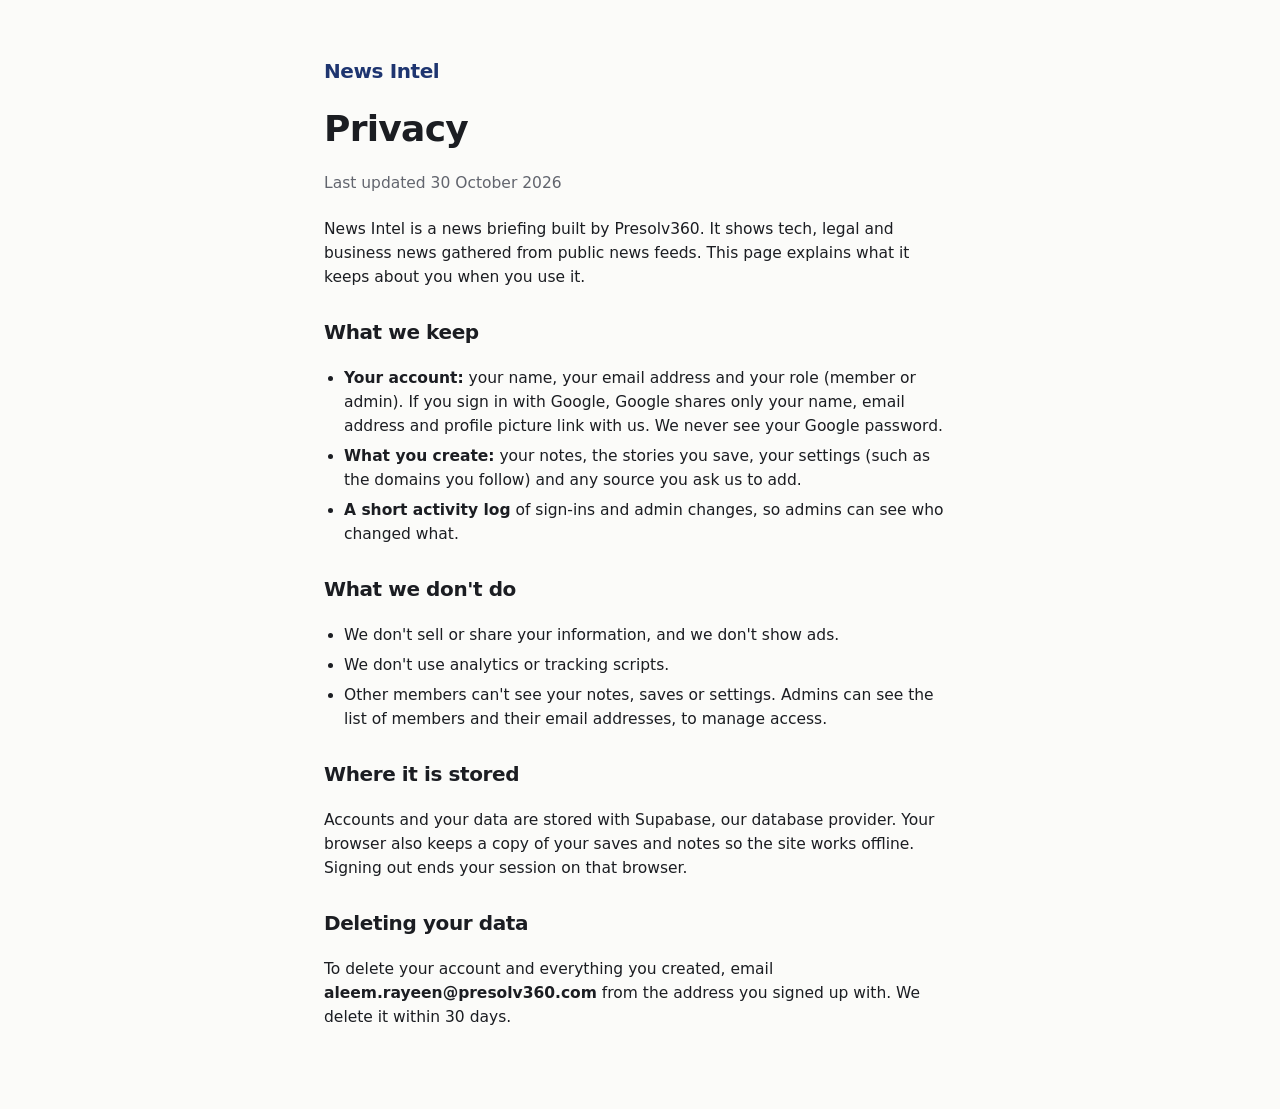
<file: frontend/privacy.html>
<!DOCTYPE html>
<html lang="en">
<head>
    <meta charset="UTF-8">
    <meta name="viewport" content="width=device-width, initial-scale=1.0">
    <meta http-equiv="Content-Security-Policy" content="default-src 'self'; script-src 'none'; style-src 'self' 'unsafe-inline' https://fonts.googleapis.com; font-src https://fonts.gstatic.com; img-src 'self' data:; object-src 'none'; base-uri 'self'; form-action 'none'">
    <meta name="referrer" content="strict-origin-when-cross-origin">
    <meta name="color-scheme" content="light dark">
    <title>Privacy · News Intel</title>
    <link rel="icon" href="favicon.ico" sizes="16x16 32x32 48x48">
    <link rel="icon" href="favicon.svg" type="image/svg+xml">
    <link rel="apple-touch-icon" href="apple-touch-icon.png">
    <link rel="preconnect" href="https://fonts.googleapis.com">
    <link rel="preconnect" href="https://fonts.gstatic.com" crossorigin>
    <link rel="stylesheet" href="https://fonts.googleapis.com/css2?family=Geist:wght@400;500;600&display=swap">
    <link rel="stylesheet" href="css/base.css">
    <style>
        body { height: auto; }
        main { max-width: 680px; margin: 0 auto; padding: 56px 24px 80px; display: grid; gap: 22px; font-size: 15.5px; }
        h1 { font-size: 36px; line-height: 1.1; }
        h2 { font-size: 20px; margin-top: 10px; }
        ul { margin: 0; padding-left: 20px; display: grid; gap: 6px; }
        a { color: var(--ink); }
        .brand { font-size: 20px; font-weight: 600; letter-spacing: -.02em; color: var(--ink); text-decoration: none; }
    </style>
</head>
<body>
    <main>
        <a class="brand" href="./">News Intel</a>
        <h1>Privacy</h1>
        <p class="muted">Last updated 30 October 2026</p>

        <p>News Intel is a news briefing built by Presolv360. It shows tech, legal and business news
            gathered from public news feeds. This page explains what it keeps about you when you use it.</p>

        <h2>What we keep</h2>
        <ul>
            <li><strong>Your account:</strong> your name, your email address and your role (member or admin).
                If you sign in with Google, Google shares only your name, email address and profile picture
                link with us. We never see your Google password.</li>
            <li><strong>What you create:</strong> your notes, the stories you save, your settings (such as the
                domains you follow) and any source you ask us to add.</li>
            <li><strong>A short activity log</strong> of sign-ins and admin changes, so admins can see who
                changed what.</li>
        </ul>

        <h2>What we don't do</h2>
        <ul>
            <li>We don't sell or share your information, and we don't show ads.</li>
            <li>We don't use analytics or tracking scripts.</li>
            <li>Other members can't see your notes, saves or settings. Admins can see the list of members and
                their email addresses, to manage access.</li>
        </ul>

        <h2>Where it is stored</h2>
        <p>Accounts and your data are stored with Supabase, our database provider. Your browser also keeps a
            copy of your saves and notes so the site works offline. Signing out ends your session on that browser.</p>

        <h2>Deleting your data</h2>
        <p>To delete your account and everything you created, email
            <strong>aleem.rayeen@presolv360.com</strong> from the address you signed up with. We delete it
            within 30 days.</p>
    </main>
</body>
</html>
</file>
<file: frontend/css/base.css>
/*
   Base: design tokens, reset, typography and shared controls.

   Palette comes from an advocate's desk:
   signature ink (actions), red tape (Breaking only), manila (things you kept).
*/

:root {
    --paper: #FBFBF9;
    --surface: #FFFFFF;
    --panel: #F3F3EF;
    --text: #1B1D22;
    --muted: #62656E;
    --rule: #E2E1DA;
    --bar: #E2E1DA;

    --ink: #1E3570;
    --ink-fg: #FFFFFF;
    --ink-soft: #E4E9F4;
    --tape: #B8282B;
    --tape-soft: #F8E4E4;
    --manila: #EFE5CC;
    --manila-edge: #D9CAA4;
    --ok: #2E7D4F;
    --warn: #9A5E00;

    --cat-tech: #2F6FB0;
    --cat-legal: #7B3F8C;
    --cat-market: #2E7D4F;
    --cat-competitors: #9A5E00;

    --sans: "Geist", "Segoe UI", system-ui, sans-serif;
    --mono: "Geist Mono", ui-monospace, Consolas, monospace;

    --radius: 8px;
    --topbar-h: 52px;
    --shadow-pop: 0 24px 60px -18px rgba(10, 16, 32, 0.4);

    color-scheme: light;
}

@media (prefers-color-scheme: dark) {
    :root:not([data-theme="light"]) {
        --paper: #14161B; --surface: #1C1F26; --panel: #181B21; --text: #E9E9E4; --muted: #A2A5AD;
        --rule: #2E323B; --bar: #2E323B;
        --ink: #9DB4EC; --ink-fg: #10162A; --ink-soft: #24304D;
        --tape: #F07A7C; --tape-soft: #3A1E20; --manila: #3A3426; --manila-edge: #5A4E33;
        --ok: #7CC79B; --warn: #E7B35A;
        --cat-tech: #86B6E3; --cat-legal: #CFA0DD; --cat-market: #7CC79B; --cat-competitors: #E7B35A;
        color-scheme: dark;
    }
}

:root[data-theme="dark"] {
    --paper: #14161B; --surface: #1C1F26; --panel: #181B21; --text: #E9E9E4; --muted: #A2A5AD;
    --rule: #2E323B; --bar: #2E323B;
    --ink: #9DB4EC; --ink-fg: #10162A; --ink-soft: #24304D;
    --tape: #F07A7C; --tape-soft: #3A1E20; --manila: #3A3426; --manila-edge: #5A4E33;
    --ok: #7CC79B; --warn: #E7B35A;
    --cat-tech: #86B6E3; --cat-legal: #CFA0DD; --cat-market: #7CC79B; --cat-competitors: #E7B35A;
    color-scheme: dark;
}

/* ---------- Reset ---------- */
*, *::before, *::after { box-sizing: border-box; }
html, body { height: 100%; }
body {
    margin: 0;
    background: var(--paper);
    color: var(--text);
    font-family: var(--sans);
    font-size: 13.5px;
    line-height: 1.55;
    font-feature-settings: "tnum" 1;
    -webkit-font-smoothing: antialiased;
    -webkit-tap-highlight-color: transparent;
    touch-action: manipulation;
}
h1, h2, h3, h4 { margin: 0; font-weight: 600; letter-spacing: -.02em; line-height: 1.15; text-wrap: balance; }
p, ol, ul, dl, dd { margin: 0; }
img { max-width: 100%; height: auto; }
a { color: var(--ink); text-underline-offset: 3px; }
button, input, select, textarea { font: inherit; color: inherit; }
button { cursor: pointer; }
[hidden] { display: none !important; }

:focus-visible { outline: 2px solid var(--ink); outline-offset: 2px; border-radius: 4px; }

.sprite { position: absolute; width: 0; height: 0; overflow: hidden; }
.icon { width: 16px; height: 16px; flex: none; fill: none; stroke: currentColor; stroke-width: 1.8; stroke-linecap: round; stroke-linejoin: round; }
.icon-lg { width: 32px; height: 32px; }

.sr-only {
    position: absolute; width: 1px; height: 1px; padding: 0; margin: -1px;
    overflow: hidden; clip: rect(0, 0, 0, 0); white-space: nowrap; border: 0;
}
.skip-link { position: absolute; left: 12px; top: -48px; z-index: 100; background: var(--ink); color: var(--ink-fg); padding: 8px 14px; border-radius: var(--radius); }
.skip-link:focus { top: 12px; }

.muted { color: var(--muted); }
kbd {
    font-family: var(--mono); font-size: 11px; font-weight: 500; line-height: 1.5;
    border: 1px solid var(--rule); border-bottom-width: 2px; border-radius: 4px;
    padding: 0 5px; color: var(--muted); background: var(--paper); white-space: nowrap;
}

/* ---------- Buttons ---------- */
.btn {
    display: inline-flex; align-items: center; justify-content: center; gap: 7px;
    padding: 7px 12px; border-radius: var(--radius);
    border: 1px solid var(--rule); background: var(--surface); color: var(--text);
    font-size: 13px; font-weight: 500; white-space: nowrap; text-decoration: none;
    transition: background-color .15s ease, border-color .15s ease, color .15s ease;
}
.btn:hover { border-color: var(--ink); }
.btn:disabled { opacity: .6; cursor: progress; }
.btn-primary { background: var(--ink); border-color: var(--ink); color: var(--ink-fg); }
.btn-primary:hover { filter: brightness(1.12); }
.btn-small { padding: 5px 10px; font-size: 12.5px; }
.btn-block { width: 100%; padding: 12px; }
.btn-danger { color: var(--tape); }
.btn kbd { background: transparent; }
.btn-primary kbd { color: var(--ink-fg); border-color: color-mix(in srgb, var(--ink-fg) 40%, transparent); }
.btn[aria-pressed="true"] { background: var(--ink-soft); border-color: var(--ink); color: var(--ink); }

.link-btn { background: none; border: 0; padding: 0; color: var(--ink); text-decoration: underline; text-underline-offset: 3px; font-size: inherit; }

.icon-btn {
    display: inline-grid; place-items: center; width: 34px; height: 34px;
    border-radius: var(--radius); border: 0; background: transparent; color: var(--muted);
    transition: background-color .15s ease, color .15s ease;
}
.icon-btn:hover { background: var(--ink-soft); color: var(--ink); }
.icon-btn[aria-current="page"], .icon-btn[aria-pressed="true"] { background: var(--ink-soft); color: var(--ink); }

/* ---------- Form fields ---------- */
.field { display: grid; gap: 6px; }
.field label { font-size: 13.5px; font-weight: 600; }
.field .hint { font-size: 12.5px; color: var(--muted); }
input[type="text"], input[type="email"], input[type="password"], input[type="url"], input[type="date"], select, textarea {
    width: 100%; padding: 10px 12px; border: 1px solid var(--rule); border-radius: var(--radius);
    background: var(--surface); color: var(--text); font-size: 14.5px;
    transition: border-color .15s ease, box-shadow .15s ease;
}
input:focus-visible, select:focus-visible, textarea:focus-visible { outline: none; border-color: var(--ink); box-shadow: 0 0 0 3px var(--ink-soft); }
input[aria-invalid="true"] { border-color: var(--tape); box-shadow: 0 0 0 3px var(--tape-soft); }
textarea { resize: vertical; }
.form-error { font-size: 13px; color: var(--tape); min-height: 0; }
.form-error:empty { display: none; }

.input-with-action { position: relative; }
.input-with-action input { padding-right: 64px; }
.input-with-action .link-btn { position: absolute; right: 12px; top: 50%; transform: translateY(-50%); font-size: 13px; }

/* Segmented control built from radio buttons */
.segmented { display: inline-flex; gap: 3px; padding: 3px; border: 1px solid var(--rule); border-radius: var(--radius); background: var(--panel); }
.segmented label { position: relative; }
.segmented input { position: absolute; opacity: 0; inset: 0; }
.segmented span { display: block; padding: 5px 12px; border-radius: 6px; font-size: 13px; color: var(--muted); cursor: pointer; }
.segmented input:checked + span { background: var(--surface); color: var(--text); font-weight: 600; box-shadow: 0 1px 2px rgba(0, 0, 0, .08); }
.segmented input:focus-visible + span { outline: 2px solid var(--ink); outline-offset: 1px; }

/* Switch: a button with role="switch" */
.switch {
    width: 38px; height: 22px; border-radius: 99px; border: 0; padding: 0;
    background: var(--bar); position: relative; flex: none;
    transition: background-color .15s ease;
}
.switch::after {
    content: ""; position: absolute; top: 3px; left: 3px; width: 16px; height: 16px; border-radius: 50%;
    background: #fff; box-shadow: 0 1px 2px rgba(0, 0, 0, .25); transition: transform .15s ease;
}
.switch[aria-checked="true"] { background: var(--ink); }
.switch[aria-checked="true"]::after { transform: translateX(16px); }
.switch:disabled { opacity: .5; cursor: not-allowed; }

/* ---------- Story labels (never numeric scores) ---------- */
.label {
    display: inline-flex; align-items: center; padding: 2px 7px; border-radius: 4px; white-space: nowrap;
    font-size: 11px; font-weight: 700; letter-spacing: .05em; text-transform: uppercase; line-height: 1.55;
}
.label-breaking { background: var(--tape); color: #fff; }
.label-major { background: var(--ink-soft); color: var(--ink); }
.label-notable { background: var(--panel); color: var(--muted); border: 1px solid var(--rule); }

.cat-dot { width: 8px; height: 8px; border-radius: 50%; display: inline-block; flex: none; }
.cat-tech { background: var(--cat-tech); }
.cat-legal { background: var(--cat-legal); }
.cat-market { background: var(--cat-market); }
.cat-competitors { background: var(--cat-competitors); }

.chip {
    display: inline-flex; align-items: center; gap: 6px;
    font-size: 12px; padding: 2px 9px; border-radius: 4px;
    border: 1px solid var(--rule); background: var(--surface); color: var(--text); white-space: nowrap;
}
a.chip { text-decoration: none; }
button.chip:hover { border-color: var(--ink); }
.chip .icon { width: 12px; height: 12px; stroke-width: 2.2; }
.chip[aria-pressed="true"], .chip.is-active { border-color: var(--ink); background: var(--ink-soft); color: var(--ink); font-weight: 500; }

/* ---------- Dialogs ---------- */
dialog {
    border: 0; padding: 0; border-radius: 16px; background: var(--surface); color: var(--text);
    box-shadow: var(--shadow-pop); max-height: calc(100vh - 80px); overscroll-behavior: contain;
}
dialog::backdrop { background: rgba(12, 16, 28, .42); }
.dialog { width: min(540px, calc(100vw - 32px)); padding: 24px; }
/* Only style display while open: a display rule on a closed <dialog> would show it */
.dialog[open] { display: grid; gap: 14px; }
.dialog form { display: grid; gap: 14px; }
.dialog h2 { font-size: 24px; }
.dialog-actions { display: flex; justify-content: flex-end; gap: 10px; margin-top: 4px; }

/* ---------- Toasts ---------- */
.toast-region { position: fixed; left: 50%; bottom: 24px; transform: translateX(-50%); display: grid; gap: 8px; z-index: 50; pointer-events: none; }
.toast {
    pointer-events: auto; display: flex; gap: 18px; align-items: center;
    background: var(--text); color: var(--paper); border-radius: 10px; padding: 12px 16px;
    font-size: 14px; box-shadow: var(--shadow-pop); max-width: min(560px, calc(100vw - 32px));
}
.toast button { background: none; border: 0; color: inherit; font-weight: 700; text-decoration: underline; text-underline-offset: 3px; padding: 0; }

@media (prefers-reduced-motion: reduce) {
    *, *::before, *::after { transition: none !important; animation: none !important; scroll-behavior: auto !important; }
}
.trend-tag { display: inline-flex; align-items: center; font-size: 12px; color: var(--ink); border: 1px solid var(--ink); border-radius: 4px; padding: 2px 9px; background: var(--surface); white-space: nowrap; }
.tag { display: inline-flex; align-items: center; font-size: 12px; border: 1px solid var(--rule); border-radius: 4px; padding: 2px 9px; background: var(--surface); color: var(--text); white-space: nowrap; }
.meta { color: var(--muted); font-size: 12.5px; }
</file>
